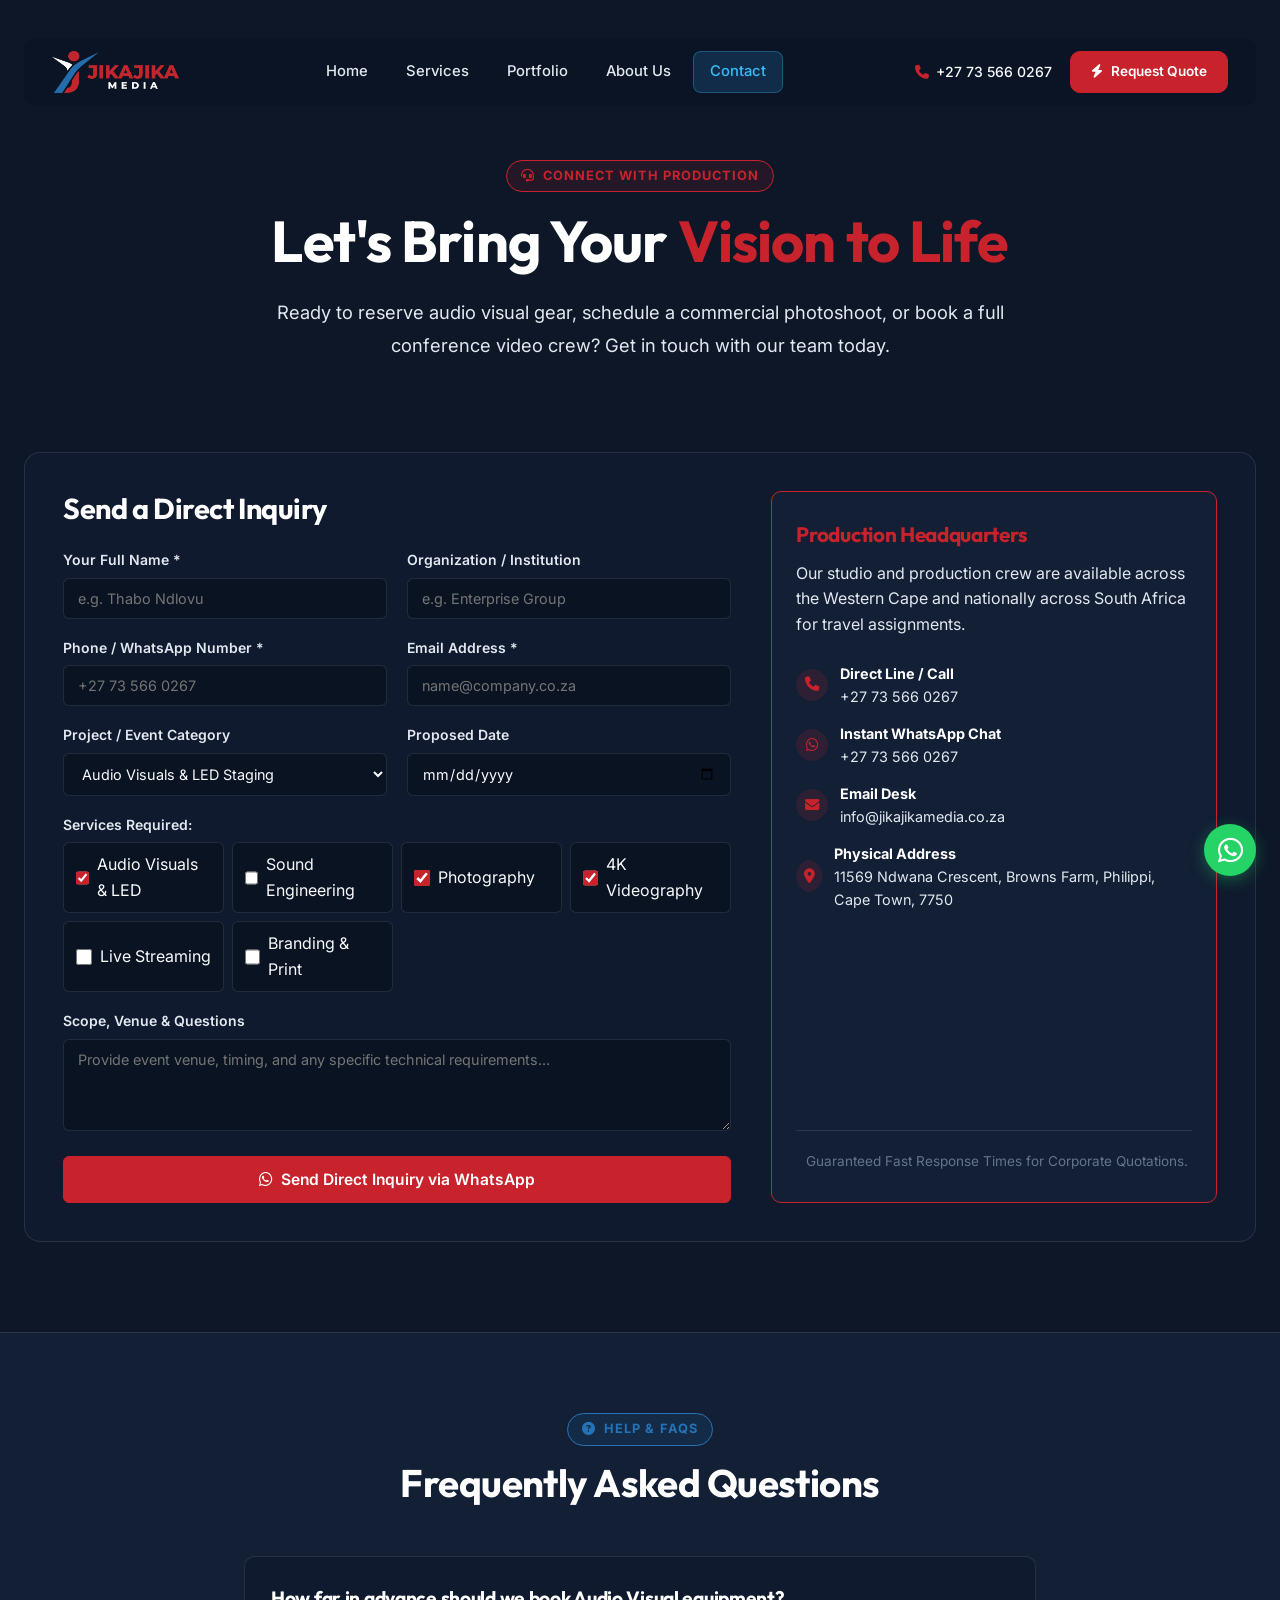
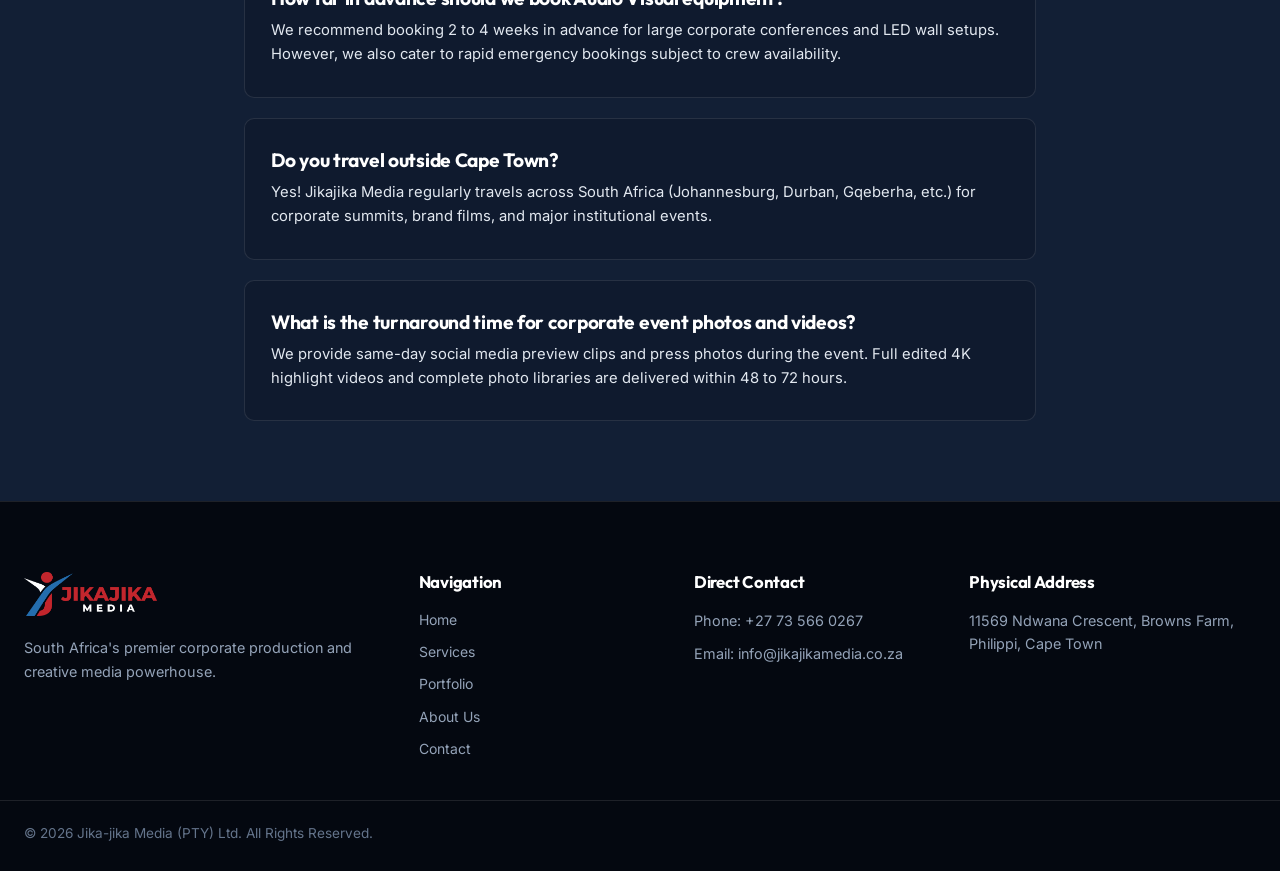
<file: contact.html>
<!DOCTYPE html>
<html lang="en">
<head>
  <meta charset="UTF-8" />
  <meta name="viewport" content="width=device-width, initial-scale=1.0" />
  <title>Contact Us | Request Quote & Production Booking | Jikajika Media</title>
  <meta name="description" content="Get in touch with Jikajika Media (Pty) Ltd for audio visual rental, corporate event photography, videography, and signage in Cape Town. Call +27 73 566 0267." />
  
  <link rel="icon" type="image/jpeg" href="assets/images/logos/Favicon.jpg" />
  <link rel="stylesheet" href="https://cdnjs.cloudflare.com/ajax/libs/font-awesome/6.5.1/css/all.min.css" />
  <link rel="stylesheet" href="css/style.css?v=2.8.0" />
  <link rel="stylesheet" href="css/animations.css?v=2.8.0" />
</head>
<body>

  <!-- Floating Nav Frame Header -->
  <header class="site-header">
    <div class="floating-nav-frame">
      <a href="index.html" class="brand-logo" title="Jikajika Media Home">
        <img src="assets/images/logos/Logo 2.png" alt="Jikajika Media Logo" />
      </a>

      <nav class="nav-links">
        <div class="nav-item"><a href="index.html" class="nav-link">Home</a></div>
        <div class="nav-item"><a href="services.html" class="nav-link">Services</a></div>
        <div class="nav-item"><a href="portfolio.html" class="nav-link">Portfolio</a></div>
        <div class="nav-item"><a href="about.html" class="nav-link">About Us</a></div>
        <div class="nav-item"><a href="contact.html" class="nav-link active">Contact</a></div>
      </nav>

      <div class="header-cta">
        <a href="tel:+27735660267" class="header-contact-link">
          <i class="fa-solid fa-phone" style="color: var(--primary-red);"></i>
          <span>+27 73 566 0267</span>
        </a>
        <a href="#quoteForm" class="btn btn-primary btn-sm">
          <i class="fa-solid fa-bolt"></i> Request Quote
        </a>
        <button class="mobile-toggle" aria-label="Toggle Menu">
          <i class="fa-solid fa-bars"></i>
        </button>
      </div>
    </div>
  </header>

  <!-- Page Banner -->
  <section style="padding: 160px 0 50px; background-color: var(--bg-secondary); text-align: center;">
    <div class="container" style="max-width: 860px;">
      <span class="section-tag"><i class="fa-solid fa-headset"></i> Connect With Production</span>
      <h1 style="font-size: clamp(2.5rem, 4.5vw, 3.8rem); margin-bottom: 20px;">
        Let's Bring Your <span class="text-red">Vision to Life</span>
      </h1>
      <p style="color: var(--text-secondary); font-size: 1.15rem; line-height: 1.8;">
        Ready to reserve audio visual gear, schedule a commercial photoshoot, or book a full conference video crew? Get in touch with our team today.
      </p>
    </div>
  </section>

  <!-- Interactive Contact & Quote Section -->
  <section class="quote-section" style="padding-top: 40px;">
    <div class="container">
      <div class="quote-wrapper">
        <div class="quote-grid">
          <!-- Form -->
          <form id="quoteForm">
            <h3 style="font-size: 1.8rem; margin-bottom: 24px;">Send a Direct Inquiry</h3>

            <div style="display: grid; grid-template-columns: 1fr 1fr; gap: 20px;">
              <div class="form-group">
                <label class="form-label" for="quoteName">Your Full Name *</label>
                <input type="text" id="quoteName" class="form-control" placeholder="e.g. Thabo Ndlovu" required />
              </div>
              <div class="form-group">
                <label class="form-label" for="quoteCompany">Organization / Institution</label>
                <input type="text" id="quoteCompany" class="form-control" placeholder="e.g. Enterprise Group" />
              </div>
            </div>

            <div style="display: grid; grid-template-columns: 1fr 1fr; gap: 20px;">
              <div class="form-group">
                <label class="form-label" for="quotePhone">Phone / WhatsApp Number *</label>
                <input type="tel" id="quotePhone" class="form-control" placeholder="+27 73 566 0267" required />
              </div>
              <div class="form-group">
                <label class="form-label" for="quoteEmail">Email Address *</label>
                <input type="email" id="quoteEmail" class="form-control" placeholder="name@company.co.za" required />
              </div>
            </div>

            <div style="display: grid; grid-template-columns: 1fr 1fr; gap: 20px;">
              <div class="form-group">
                <label class="form-label" for="quoteEventType">Project / Event Category</label>
                <select id="quoteEventType" class="form-control">
                  <option value="Audio Visuals & LED Staging">Audio Visuals & LED Staging</option>
                  <option value="Corporate Event Photography">Corporate Event Photography</option>
                  <option value="Videography & 4K Drone">Videography & 4K Drone</option>
                  <option value="Graduation Ceremonial Session">Graduation Ceremonial Session</option>
                  <option value="Branding & Print Signage">Branding & Print Signage</option>
                  <option value="Full Turnkey Event Production">Full Turnkey Event Production</option>
                </select>
              </div>
              <div class="form-group">
                <label class="form-label" for="quoteDate">Proposed Date</label>
                <input type="date" id="quoteDate" class="form-control" />
              </div>
            </div>

            <div class="form-group">
              <label class="form-label">Services Required:</label>
              <div class="services-checkbox-grid">
                <label class="service-checkbox-card">
                  <input type="checkbox" value="Audio Visuals & LED" checked />
                  <span>Audio Visuals & LED</span>
                </label>
                <label class="service-checkbox-card">
                  <input type="checkbox" value="Sound Engineering" />
                  <span>Sound Engineering</span>
                </label>
                <label class="service-checkbox-card">
                  <input type="checkbox" value="Photography" checked />
                  <span>Photography</span>
                </label>
                <label class="service-checkbox-card">
                  <input type="checkbox" value="4K Videography" checked />
                  <span>4K Videography</span>
                </label>
                <label class="service-checkbox-card">
                  <input type="checkbox" value="Live Streaming" />
                  <span>Live Streaming</span>
                </label>
                <label class="service-checkbox-card">
                  <input type="checkbox" value="Branding & Print" />
                  <span>Branding & Print</span>
                </label>
              </div>
            </div>

            <div class="form-group">
              <label class="form-label" for="quoteNotes">Scope, Venue & Questions</label>
              <textarea id="quoteNotes" rows="4" class="form-control" placeholder="Provide event venue, timing, and any specific technical requirements..."></textarea>
            </div>

            <button type="submit" class="btn btn-primary btn-lg" style="width: 100%;">
              <i class="fa-brands fa-whatsapp"></i> Send Direct Inquiry via WhatsApp
            </button>
          </form>

          <!-- Contact Summary -->
          <div class="quote-summary-card">
            <div>
              <h3 class="text-red">Production Headquarters</h3>
              <p style="color: var(--text-secondary); margin-bottom: 24px;">
                Our studio and production crew are available across the Western Cape and nationally across South Africa for travel assignments.
              </p>

              <div class="contact-quick-list">
                <a href="tel:+27735660267" class="contact-quick-item">
                  <i class="fa-solid fa-phone"></i>
                  <div>
                    <strong style="color: #FFF;">Direct Line / Call</strong><br />
                    <span>+27 73 566 0267</span>
                  </div>
                </a>

                <a href="https://wa.me/27735660267" target="_blank" rel="noopener" class="contact-quick-item">
                  <i class="fa-brands fa-whatsapp"></i>
                  <div>
                    <strong style="color: #FFF;">Instant WhatsApp Chat</strong><br />
                    <span>+27 73 566 0267</span>
                  </div>
                </a>

                <a href="mailto:info@jikajikamedia.co.za" class="contact-quick-item">
                  <i class="fa-solid fa-envelope"></i>
                  <div>
                    <strong style="color: #FFF;">Email Desk</strong><br />
                    <span>info@jikajikamedia.co.za</span>
                  </div>
                </a>

                <div class="contact-quick-item">
                  <i class="fa-solid fa-location-dot"></i>
                  <div>
                    <strong style="color: #FFF;">Physical Address</strong><br />
                    <span>11569 Ndwana Crescent, Browns Farm, Philippi, Cape Town, 7750</span>
                  </div>
                </div>
              </div>
            </div>

            <div style="padding-top: 20px; border-top: 1px solid var(--border-subtle);">
              <p style="font-size: 0.85rem; color: var(--text-dim);">
                <i class="fa-solid fa-shield-check" style="color: #22C55E; margin-right: 6px;"></i> Guaranteed Fast Response Times for Corporate Quotations.
              </p>
            </div>
          </div>
        </div>
      </div>
    </div>
  </section>

  <!-- FAQ Section -->
  <section id="faqs" style="padding: 80px 0; background-color: var(--bg-surface); border-top: 1px solid var(--border-subtle);">
    <div class="container" style="max-width: 840px;">
      <div class="section-header">
        <span class="section-tag blue-tag"><i class="fa-solid fa-circle-question"></i> Help & FAQs</span>
        <h2 class="section-title">Frequently Asked Questions</h2>
      </div>

      <div style="display: flex; flex-direction: column; gap: 20px;">
        <div class="service-card">
          <h3 style="font-size: 1.2rem; color: #FFF; margin-bottom: 8px;">How far in advance should we book Audio Visual equipment?</h3>
          <p style="color: var(--text-secondary); margin: 0;">We recommend booking 2 to 4 weeks in advance for large corporate conferences and LED wall setups. However, we also cater to rapid emergency bookings subject to crew availability.</p>
        </div>

        <div class="service-card">
          <h3 style="font-size: 1.2rem; color: #FFF; margin-bottom: 8px;">Do you travel outside Cape Town?</h3>
          <p style="color: var(--text-secondary); margin: 0;">Yes! Jikajika Media regularly travels across South Africa (Johannesburg, Durban, Gqeberha, etc.) for corporate summits, brand films, and major institutional events.</p>
        </div>

        <div class="service-card">
          <h3 style="font-size: 1.2rem; color: #FFF; margin-bottom: 8px;">What is the turnaround time for corporate event photos and videos?</h3>
          <p style="color: var(--text-secondary); margin: 0;">We provide same-day social media preview clips and press photos during the event. Full edited 4K highlight videos and complete photo libraries are delivered within 48 to 72 hours.</p>
        </div>
      </div>
    </div>
  </section>

  <!-- Footer -->
  <footer class="site-footer">
    <div class="container footer-grid">
      <div class="footer-brand">
        <a href="index.html" class="brand-logo" style="margin-bottom: 20px;">
          <img src="assets/images/logos/Logo 2.png" alt="Jikajika Media Logo" style="height: 44px;" />
        </a>
        <p>South Africa's premier corporate production and creative media powerhouse.</p>
      </div>
      <div class="footer-column">
        <h4>Navigation</h4>
        <div class="footer-links">
          <a href="index.html" class="footer-link">Home</a>
          <a href="services.html" class="footer-link">Services</a>
          <a href="portfolio.html" class="footer-link">Portfolio</a>
          <a href="about.html" class="footer-link">About Us</a>
          <a href="contact.html" class="footer-link">Contact</a>
        </div>
      </div>
      <div class="footer-column">
        <h4>Direct Contact</h4>
        <p style="color: var(--text-muted); font-size: 0.9rem; margin-bottom: 10px;">Phone: +27 73 566 0267</p>
        <p style="color: var(--text-muted); font-size: 0.9rem;">Email: info@jikajikamedia.co.za</p>
      </div>
      <div class="footer-column">
        <h4>Physical Address</h4>
        <p style="color: var(--text-muted); font-size: 0.9rem;">11569 Ndwana Crescent, Browns Farm, Philippi, Cape Town</p>
      </div>
    </div>
    <div class="container footer-bottom">
      <div>&copy; 2026 Jika-jika Media (PTY) Ltd. All Rights Reserved.</div>
    </div>
  </footer>

  <a href="https://wa.me/27735660267" class="whatsapp-float" title="Chat on WhatsApp">
    <i class="fa-brands fa-whatsapp"></i>
  </a>

  <script src="js/main.js?v=2.8.0"></script>
</body>
</html>
</file>
<file: css/style.css>
/* ==========================================================================
   JIKAJIKA MEDIA (PTY) LTD - CORPORATE CLEAN DESIGN SYSTEM
   Solid Colors: Brand Red (#C8232C) | Navy Blue (#163A63) | Sky Blue (#2573B7)
   FULL LIGHT & DARK THEME SUPPORT - Center-Aligned - Pure White Hero Text
   ========================================================================== */

@import url('https://fonts.googleapis.com/css2?family=Inter:wght@300;400;500;600;700&family=Outfit:wght@400;500;600;700&display=swap');

/* ==========================================================================
   Dark Theme (Default) & Light Theme Variables
   ========================================================================== */
:root {
  /* Brand Core Colors (Consistent across themes) */
  --primary-red: #C8232C;
  --primary-red-hover: #D92B34;
  --primary-red-dark: #A51820;
  
  --brand-navy: #163A63;
  --brand-navy-dark: #0A192F;
  --brand-navy-deep: #060E1A;
  --brand-navy-light: #1E4E85;
  
  --accent-blue: #2573B7;
  --accent-blue-hover: #2D84D2;
  --accent-cyan: #38BDF8;

  /* Dark Theme Surfaces */
  --bg-main: #070D18;
  --bg-secondary: #0D1728;
  --bg-surface: #121F35;
  --bg-card: #0F1A2E;
  --bg-card-hover: #16243D;
  --bg-floating-nav: rgba(11, 20, 36, 0.30);
  --border-subtle: rgba(255, 255, 255, 0.1);
  --border-glow: rgba(255, 255, 255, 0.15);

  --text-pure-white: #FFFFFF;
  --text-primary: #F8FAFC;
  --text-secondary: #E2E8F0;
  --text-muted: #94A3B8;
  --text-dim: #64748B;

  --input-bg: #091322;
  --shadow-nav: 0 4px 12px rgba(0, 0, 0, 0.12);

  /* Radii */
  --radius-sm: 6px;
  --radius-md: 10px;
  --radius-lg: 16px;
  --radius-xl: 20px;
  --radius-full: 9999px;

  --transition-fast: 0.2s ease;
  --transition-normal: 0.3s ease;
}

/* Light Theme Variables */
[data-theme="light"] {
  --bg-main: #F8FAFC;
  --bg-secondary: #EEF2F6;
  --bg-surface: #E2E8F0;
  --bg-card: #FFFFFF;
  --bg-card-hover: #F1F5F9;
  --bg-floating-nav: rgba(255, 255, 255, 0.30);
  --border-subtle: rgba(0, 0, 0, 0.1);
  --border-glow: rgba(0, 0, 0, 0.12);

  --text-pure-white: #0F172A;
  --text-primary: #0F172A;
  --text-secondary: #334155;
  --text-muted: #64748B;
  --text-dim: #94A3B8;

  --input-bg: #F1F5F9;
  --shadow-nav: 0 4px 14px rgba(0, 0, 0, 0.08);
}

/* ==========================================================================
   CSS Reset & Global Settings
   ========================================================================== */
*, *::before, *::after {
  box-sizing: border-box;
  margin: 0;
  padding: 0;
}

html {
  scroll-behavior: smooth;
  font-size: 16px;
  background-color: var(--bg-main);
  color: var(--text-primary);
  font-family: 'Inter', -apple-system, BlinkMacSystemFont, sans-serif;
  -webkit-font-smoothing: antialiased;
  -moz-osx-font-smoothing: grayscale;
  overflow-x: hidden;
  transition: background-color var(--transition-normal), color var(--transition-normal);
}

body {
  min-height: 100vh;
  line-height: 1.6;
  background-color: var(--bg-main);
  color: var(--text-primary);
  overflow-x: hidden;
  position: relative;
  transition: background-color var(--transition-normal), color var(--transition-normal);
}

a {
  color: inherit;
  text-decoration: none;
  transition: var(--transition-fast);
}

img {
  max-width: 100%;
  height: auto;
  display: block;
}

ul, ol {
  list-style: none;
}

button, input, select, textarea {
  font-family: inherit;
  font-size: inherit;
  color: inherit;
  border: none;
  outline: none;
  background: none;
}

.container {
  width: 100%;
  max-width: 1320px;
  margin: 0 auto;
  padding: 0 24px;
}

.container-wide {
  width: 100%;
  max-width: 1480px;
  margin: 0 auto;
  padding: 0 24px;
}

/* ==========================================================================
   Typography Utilities
   ========================================================================== */
h1, h2, h3, h4, h5, h6 {
  font-family: 'Outfit', -apple-system, BlinkMacSystemFont, sans-serif;
  font-weight: 700;
  line-height: 1.2;
  color: var(--text-pure-white);
  letter-spacing: -0.015em;
}

.text-red {
  color: var(--primary-red) !important;
}

.text-blue {
  color: var(--accent-blue) !important;
}

.text-white {
  color: #FFFFFF !important;
}

.section-header {
  text-align: center;
  max-width: 740px;
  margin: 0 auto 50px;
}

.section-tag {
  display: inline-flex;
  align-items: center;
  gap: 8px;
  padding: 5px 14px;
  background: rgba(200, 35, 44, 0.12);
  border: 1px solid var(--primary-red);
  border-radius: var(--radius-full);
  color: var(--primary-red);
  font-size: 0.8rem;
  font-weight: 700;
  text-transform: uppercase;
  letter-spacing: 0.08em;
  margin-bottom: 14px;
}

.section-tag.blue-tag {
  background: rgba(37, 115, 183, 0.15);
  border-color: var(--accent-blue);
  color: var(--accent-blue);
}

.section-title {
  font-size: clamp(1.8rem, 3vw, 2.6rem);
  margin-bottom: 14px;
  color: var(--text-pure-white);
}

.section-subtitle {
  font-size: 1rem;
  color: var(--text-secondary);
  line-height: 1.65;
}

/* ==========================================================================
   Buttons
   ========================================================================== */
.btn {
  display: inline-flex;
  align-items: center;
  justify-content: center;
  gap: 8px;
  padding: 12px 26px;
  border-radius: var(--radius-sm);
  font-weight: 600;
  font-size: 0.925rem;
  cursor: pointer;
  transition: all var(--transition-fast);
  position: relative;
  text-align: center;
  white-space: nowrap;
}

.btn-primary {
  background-color: var(--primary-red);
  color: #FFFFFF;
  border: 1px solid var(--primary-red);
}

.btn-primary:hover {
  background-color: var(--primary-red-hover);
  border-color: var(--primary-red-hover);
  transform: translateY(-1px);
}

.btn-secondary {
  background-color: var(--brand-navy);
  color: #FFFFFF;
  border: 1px solid var(--accent-blue);
}

.btn-secondary:hover {
  background-color: var(--accent-blue);
  border-color: var(--accent-blue);
  transform: translateY(-1px);
}

.btn-outline {
  background: rgba(15, 26, 46, 0.7);
  color: var(--text-pure-white);
  border: 1px solid var(--border-glow);
}

[data-theme="light"] .btn-outline {
  background: rgba(255, 255, 255, 0.8);
  color: var(--text-primary);
  border: 1px solid rgba(0, 0, 0, 0.15);
}

.btn-outline:hover {
  background: rgba(255, 255, 255, 0.15);
  border-color: var(--text-pure-white);
}

.btn-sm {
  padding: 9px 20px;
  font-size: 0.85rem;
  border-radius: 10px; /* 10PX CURVED CORNERS */
}

.btn-lg {
  padding: 13px 30px;
  font-size: 0.975rem;
  border-radius: var(--radius-sm);
}

/* ==========================================================================
   POINT 1: MOVED DOWN & INCREASED SIZE FLOATING NAVBAR
   ========================================================================== */
.site-header {
  position: fixed;
  top: 38px; /* MOVED DOWN FURTHER */
  left: 0;
  right: 0;
  z-index: 1000;
  display: flex;
  justify-content: center;
  padding: 0 24px;
  pointer-events: none;
}

.floating-nav-frame {
  width: 100%;
  max-width: 1360px;
  background-color: #0B1424; /* 0% TRANSPARENCY - FULLY SOLID BACKGROUND */
  backdrop-filter: none;
  -webkit-backdrop-filter: none;
  border: none;
  border-radius: 10px;
  box-shadow: none; /* NO OUTER SHADOW */
  padding: 13px 28px;
  display: flex;
  align-items: center;
  justify-content: space-between;
  gap: 18px;
  pointer-events: auto;
  transition: all var(--transition-normal);
}

[data-theme="light"] .floating-nav-frame {
  background-color: #FFFFFF; /* SOLID WHITE */
  backdrop-filter: none;
  border: none;
  box-shadow: none;
}

.brand-logo {
  display: flex;
  align-items: center;
  gap: 10px;
  z-index: 1010;
}

.brand-logo img {
  height: 42px;
  width: auto;
  object-fit: contain;
}

.nav-links {
  display: flex;
  align-items: center;
  gap: 6px;
}

.nav-item {
  position: relative;
}

.nav-link {
  display: inline-flex;
  align-items: center;
  gap: 5px;
  padding: 8px 16px;
  font-size: 0.925rem;
  font-weight: 500;
  color: var(--text-secondary);
  border-radius: 8px; /* CLEAN SUBTLE CORNERS */
  transition: var(--transition-fast);
}

.nav-link:hover {
  color: #38BDF8;
  background: rgba(37, 115, 183, 0.12);
}

[data-theme="light"] .nav-link:hover {
  background: rgba(37, 115, 183, 0.1);
  color: #0284C7;
}

.nav-link.active {
  background: rgba(37, 115, 183, 0.25) !important;
  color: #38BDF8 !important;
  border: 1px solid rgba(56, 189, 248, 0.3);
}

[data-theme="light"] .nav-link.active {
  background: rgba(37, 115, 183, 0.15) !important;
  color: #0284C7 !important;
  border: 1px solid rgba(2, 132, 199, 0.3);
}

/* Dropdown Menu */
.dropdown-wrapper {
  position: relative;
}

.dropdown-menu {
  position: absolute;
  top: calc(100% + 12px);
  left: 0;
  min-width: 260px;
  padding: 10px;
  background: var(--bg-card);
  border: 1px solid var(--border-subtle);
  border-radius: var(--radius-md);
  box-shadow: var(--shadow-nav);
  opacity: 0;
  visibility: hidden;
  transform: translateY(8px);
  transition: all var(--transition-normal);
  z-index: 1020;
}

.dropdown-wrapper:hover .dropdown-menu {
  opacity: 1;
  visibility: visible;
  transform: translateY(0);
}

.dropdown-item {
  display: flex;
  align-items: center;
  gap: 10px;
  padding: 9px 12px;
  border-radius: var(--radius-sm);
  color: var(--text-secondary);
  font-size: 0.875rem;
  transition: var(--transition-fast);
}

.dropdown-item:hover {
  background: rgba(37, 115, 183, 0.18);
  color: #38BDF8;
}

.dropdown-item i {
  color: #38BDF8;
  font-size: 1rem;
}

.header-cta {
  display: flex;
  align-items: center;
  gap: 18px;
}

.header-contact-link {
  display: flex;
  align-items: center;
  gap: 7px;
  font-size: 0.875rem;
  font-weight: 500;
  color: var(--text-primary);
}

.header-contact-link:hover {
  color: var(--accent-blue);
}

.mobile-toggle {
  display: none;
  background: none;
  border: none;
  color: var(--text-pure-white);
  font-size: 1.4rem;
  cursor: pointer;
  z-index: 1010;
}

/* ==========================================================================
   HERO SECTION - 100% PURE WHITE TEXT - VISIBLE UPDATED PHOTOS
   ========================================================================== */
.hero-slider-section {
  position: relative;
  min-height: 94vh;
  display: flex;
  align-items: center;
  justify-content: center;
  overflow: hidden;
  padding: 150px 0 80px;
}

.hero-slider-container {
  position: absolute;
  inset: 0;
  z-index: 1;
}

.hero-slide {
  position: absolute;
  inset: 0;
  opacity: 0;
  visibility: hidden;
  transition: opacity 1s ease, transform 1s ease;
  transform: scale(1.03);
}

.hero-slide.active {
  opacity: 1;
  visibility: visible;
  transform: scale(1);
}

.hero-slide-bg {
  position: absolute;
  inset: 0;
  background-size: cover;
  background-position: center;
  background-repeat: no-repeat;
  filter: brightness(0.85) contrast(1.05); /* CLEAR & BRIGHT */
  transform: scale(1);
  transition: transform 7s ease;
}

.hero-slide.active .hero-slide-bg {
  transform: scale(1.05);
}

/* One Uniform Flat Overlay Transparency (No Radial Vignette / No Faded Shadow) */
.hero-overlay {
  position: absolute;
  inset: 0;
  background-color: rgba(0, 0, 0, 0.45); /* Uniform single transparency */
  z-index: 2;
}

/* CENTERED HERO CONTENT WITH 100% PURE WHITE TEXT */
.hero-content {
  position: relative;
  z-index: 10;
  max-width: 780px;
  margin: 0 auto;
  text-align: center;
  display: flex;
  flex-direction: column;
  align-items: center;
}

.hero-badge {
  display: inline-flex;
  align-items: center;
  gap: 8px;
  padding: 6px 16px;
  background: rgba(11, 20, 36, 0.88);
  border: 1px solid rgba(255, 255, 255, 0.25);
  border-radius: var(--radius-full);
  color: #FFFFFF !important; /* PURE WHITE */
  font-size: 0.825rem;
  font-weight: 600;
  margin-bottom: 18px;
}

.hero-badge-dot {
  width: 7px;
  height: 7px;
  border-radius: 50%;
  background: #FFFFFF;
  animation: pulseDot 2s infinite;
}

/* PURE WHITE HERO TITLE - NO OTHER COLORS */
.hero-title {
  font-size: clamp(1.85rem, 3.2vw, 2.75rem);
  font-weight: 700;
  line-height: 1.2;
  margin-bottom: 16px;
  letter-spacing: -0.015em;
  color: #FFFFFF !important; /* 100% PURE WHITE */
  text-shadow: 0 2px 10px rgba(0, 0, 0, 0.8);
}

.hero-title span {
  color: #FFFFFF !important; /* NO OTHER COLORS IN HERO TITLE */
}

/* PURE WHITE HERO DESCRIPTION */
.hero-description {
  font-size: clamp(0.95rem, 1.1vw, 1.05rem);
  color: #FFFFFF !important; /* 100% PURE WHITE */
  line-height: 1.65;
  margin: 0 auto 28px auto;
  max-width: 640px;
  text-shadow: 0 2px 8px rgba(0, 0, 0, 0.8);
  opacity: 0.95;
}

.hero-actions {
  display: flex;
  align-items: center;
  justify-content: center;
  flex-wrap: wrap;
  gap: 14px;
  margin-bottom: 32px;
}

/* PURE WHITE STATS ROW */
.hero-stats-row {
  display: flex;
  align-items: center;
  justify-content: center;
  flex-wrap: wrap;
  gap: 28px;
  padding-top: 22px;
  border-top: 1px solid rgba(255, 255, 255, 0.2);
  width: 100%;
  max-width: 640px;
}

.hero-stat-item {
  text-align: center;
}

.hero-stat-item h3 {
  font-size: 1.5rem;
  font-weight: 700;
  color: #FFFFFF !important; /* PURE WHITE */
  margin-bottom: 0px;
}

.hero-stat-item p {
  font-size: 0.75rem;
  color: #FFFFFF !important; /* PURE WHITE */
  opacity: 0.85;
  text-transform: uppercase;
  letter-spacing: 0.05em;
  font-weight: 600;
}

/* ==========================================================================
   POINT 3: LIGHT / DARK THEME SWITCH ON RIGHT SIDE OF HERO
   ========================================================================== */
.hero-theme-switch-wrapper {
  position: absolute;
  top: 50%;
  right: 32px;
  transform: translateY(-50%);
  z-index: 30;
  display: flex;
  flex-direction: column;
  align-items: center;
  gap: 8px;
}

.theme-toggle-btn {
  display: flex;
  flex-direction: column;
  align-items: center;
  justify-content: space-between;
  padding: 6px;
  width: 44px;
  height: 84px;
  background: rgba(11, 20, 36, 0.88);
  border: 1px solid rgba(255, 255, 255, 0.2);
  border-radius: var(--radius-full);
  cursor: pointer;
  transition: all var(--transition-normal);
  backdrop-filter: blur(12px);
}

[data-theme="light"] .theme-toggle-btn {
  background: rgba(255, 255, 255, 0.9);
  border-color: rgba(0, 0, 0, 0.15);
  box-shadow: 0 4px 12px rgba(0, 0, 0, 0.1);
}

.theme-icon-slot {
  width: 32px;
  height: 32px;
  border-radius: 50%;
  display: flex;
  align-items: center;
  justify-content: center;
  font-size: 0.85rem;
  transition: all var(--transition-fast);
  color: var(--text-dim);
}

.theme-icon-slot.active {
  background-color: var(--primary-red);
  color: #FFFFFF;
  box-shadow: 0 2px 8px rgba(200, 35, 44, 0.5);
}

.theme-switch-label {
  font-size: 0.65rem;
  font-weight: 700;
  text-transform: uppercase;
  letter-spacing: 0.08em;
  color: #FFFFFF;
  text-shadow: 0 1px 4px rgba(0, 0, 0, 0.7);
  writing-mode: vertical-rl;
  transform: rotate(180deg);
  opacity: 0.9;
}

/* Slider Controls */
.slider-controls {
  position: absolute;
  bottom: 30px;
  right: 36px;
  z-index: 20;
  display: flex;
  align-items: center;
  gap: 10px;
}

.slider-btn {
  width: 42px;
  height: 42px;
  border-radius: 50%;
  background: rgba(11, 20, 36, 0.85);
  border: 1px solid var(--border-glow);
  color: #FFFFFF;
  display: flex;
  align-items: center;
  justify-content: center;
  cursor: pointer;
  transition: var(--transition-fast);
}

.slider-btn:hover {
  background: var(--primary-red);
  border-color: var(--primary-red);
}

.slider-indicators {
  position: absolute;
  bottom: 36px;
  left: 50%;
  transform: translateX(-50%);
  z-index: 20;
  display: flex;
  gap: 8px;
}

.slider-indicator {
  width: 32px;
  height: 3px;
  background: rgba(255, 255, 255, 0.35);
  border-radius: 2px;
  cursor: pointer;
  transition: var(--transition-fast);
}

.slider-indicator.active {
  background: var(--primary-red);
  width: 48px;
}

/* ==========================================================================
   Client Marquee
   ========================================================================== */
.clients-marquee-section {
  padding: 28px 0;
  background-color: var(--bg-secondary);
  border-top: 1px solid var(--border-subtle);
  border-bottom: 1px solid var(--border-subtle);
  overflow: hidden;
  position: relative;
}

.marquee-header {
  text-align: center;
  margin-bottom: 14px;
}

.marquee-header p {
  font-size: 0.8rem;
  text-transform: uppercase;
  letter-spacing: 0.1em;
  color: var(--text-dim);
  font-weight: 700;
}

.marquee-track {
  display: flex;
  width: max-content;
  animation: marqueeScroll 35s linear infinite;
  gap: 30px;
}

.marquee-track:hover {
  animation-play-state: paused;
}

.client-badge {
  display: flex;
  align-items: center;
  gap: 10px;
  padding: 8px 18px;
  background-color: var(--bg-card);
  border: 1px solid var(--border-subtle);
  border-radius: var(--radius-full);
  color: var(--text-secondary);
  font-weight: 600;
  font-size: 0.9rem;
  white-space: nowrap;
}

.client-badge i {
  color: var(--primary-red);
}

/* ==========================================================================
   Services Section
   ========================================================================== */
.services-section {
  padding: 90px 0;
  position: relative;
}

.services-grid {
  display: grid;
  grid-template-columns: repeat(auto-fit, minmax(320px, 1fr));
  gap: 24px;
}

.service-card {
  background-color: var(--bg-card);
  border: 1px solid var(--border-subtle);
  border-radius: var(--radius-md);
  padding: 30px 26px;
  position: relative;
  transition: all var(--transition-normal);
  display: flex;
  flex-direction: column;
}

.service-card:hover {
  transform: translateY(-4px);
  border-color: var(--primary-red);
  background-color: var(--bg-card-hover);
}

.service-icon-box {
  width: 52px;
  height: 52px;
  border-radius: var(--radius-sm);
  background: rgba(200, 35, 44, 0.12);
  border: 1px solid var(--primary-red);
  display: flex;
  align-items: center;
  justify-content: center;
  color: var(--primary-red);
  font-size: 1.5rem;
  margin-bottom: 20px;
  transition: var(--transition-fast);
}

.service-card:hover .service-icon-box {
  background: var(--primary-red);
  color: #FFFFFF;
}

.service-icon-box.blue {
  background: rgba(37, 115, 183, 0.12);
  border-color: var(--accent-blue);
  color: var(--accent-blue);
}

.service-card:hover .service-icon-box.blue {
  background: var(--accent-blue);
  color: #FFFFFF;
}

.service-card h3 {
  font-size: 1.35rem;
  margin-bottom: 10px;
  font-weight: 700;
  color: var(--text-pure-white);
}

.service-card p {
  color: var(--text-secondary);
  font-size: 0.925rem;
  line-height: 1.65;
  margin-bottom: 20px;
  flex-grow: 1;
}

.service-features-list {
  margin-bottom: 22px;
  display: flex;
  flex-direction: column;
  gap: 8px;
}

.service-features-list li {
  display: flex;
  align-items: center;
  gap: 8px;
  font-size: 0.85rem;
  color: var(--text-muted);
}

.service-features-list li i {
  color: var(--primary-red);
  font-size: 0.9rem;
}

.service-card-footer {
  margin-top: auto;
  border-top: 1px solid var(--border-subtle);
  padding-top: 16px;
}

.service-link {
  display: inline-flex;
  align-items: center;
  gap: 6px;
  font-weight: 600;
  font-size: 0.875rem;
  color: var(--primary-red);
}

.service-card:hover .service-link {
  color: var(--primary-red-hover);
}

/* ==========================================================================
   Portfolio Section
   ========================================================================== */
.portfolio-section {
  padding: 90px 0;
  background-color: var(--bg-secondary);
  position: relative;
}

.portfolio-filter-nav {
  display: flex;
  align-items: center;
  justify-content: center;
  flex-wrap: wrap;
  gap: 8px;
  margin-bottom: 38px;
}

.filter-btn {
  padding: 7px 18px;
  border-radius: var(--radius-full);
  background-color: var(--bg-card);
  border: 1px solid var(--border-subtle);
  color: var(--text-secondary);
  font-size: 0.875rem;
  font-weight: 600;
  cursor: pointer;
  transition: all var(--transition-fast);
}

.filter-btn:hover,
.filter-btn.active {
  background-color: var(--primary-red);
  color: #FFFFFF;
  border-color: var(--primary-red);
}

.portfolio-grid {
  display: grid;
  grid-template-columns: repeat(auto-fill, minmax(340px, 1fr));
  gap: 24px;
}

.portfolio-item {
  position: relative;
  border-radius: var(--radius-md);
  overflow: hidden;
  background-color: var(--bg-card);
  border: 1px solid var(--border-subtle);
  aspect-ratio: 4 / 3;
  cursor: pointer;
  transition: transform 0.3s ease;
}

.portfolio-item img {
  width: 100%;
  height: 100%;
  object-fit: cover;
  transition: transform 0.5s ease;
}

.portfolio-item:hover {
  transform: translateY(-4px);
}

.portfolio-item:hover img {
  transform: scale(1.05);
}

.portfolio-overlay {
  position: absolute;
  inset: 0;
  background: linear-gradient(0deg, rgba(6, 11, 20, 0.9) 0%, rgba(6, 11, 20, 0.3) 60%, transparent 100%);
  display: flex;
  flex-direction: column;
  justify-content: flex-end;
  padding: 20px;
  opacity: 0;
  transition: all var(--transition-normal);
}

.portfolio-item:hover .portfolio-overlay {
  opacity: 1;
}

.portfolio-category-badge {
  display: inline-block;
  padding: 3px 10px;
  background-color: var(--primary-red);
  color: #FFFFFF;
  font-size: 0.7rem;
  font-weight: 700;
  text-transform: uppercase;
  border-radius: var(--radius-full);
  margin-bottom: 6px;
  width: fit-content;
}

.portfolio-title {
  font-size: 1.15rem;
  color: #FFFFFF;
  margin-bottom: 3px;
}

.portfolio-desc {
  font-size: 0.8rem;
  color: #CBD5E1;
}

/* Lightbox Modal */
.lightbox-modal {
  position: fixed;
  inset: 0;
  background: rgba(0, 0, 0, 0.94);
  backdrop-filter: blur(16px);
  z-index: 2000;
  display: flex;
  align-items: center;
  justify-content: center;
  padding: 40px 20px;
  opacity: 0;
  visibility: hidden;
  transition: all var(--transition-normal);
}

.lightbox-modal.active {
  opacity: 1;
  visibility: visible;
}

.lightbox-content {
  position: relative;
  max-width: 1050px;
  max-height: 85vh;
  display: flex;
  flex-direction: column;
  align-items: center;
}

.lightbox-content img {
  max-width: 100%;
  max-height: 75vh;
  object-fit: contain;
  border-radius: var(--radius-md);
}

.lightbox-caption {
  margin-top: 14px;
  color: #FFFFFF;
  text-align: center;
  font-size: 1.05rem;
  font-weight: 600;
}

.lightbox-close {
  position: absolute;
  top: -36px;
  right: 0;
  color: #FFFFFF;
  font-size: 1.8rem;
  cursor: pointer;
  transition: var(--transition-fast);
}

.lightbox-close:hover {
  color: var(--primary-red);
}

/* ==========================================================================
   About Section
   ========================================================================= */
.about-section {
  padding: 90px 0;
  position: relative;
}

.about-grid {
  display: grid;
  grid-template-columns: 1fr 1fr;
  gap: 50px;
  align-items: center;
}

.about-image-collage {
  position: relative;
}

.about-main-img {
  border-radius: var(--radius-md);
  overflow: hidden;
  border: 1px solid var(--border-subtle);
}

.about-floating-card {
  position: absolute;
  bottom: -20px;
  right: -20px;
  background-color: var(--bg-card);
  border: 1px solid var(--primary-red);
  border-radius: var(--radius-sm);
  padding: 18px;
  max-width: 230px;
  box-shadow: var(--shadow-nav);
}

.about-floating-card h4 {
  font-size: 1.9rem;
  color: var(--primary-red);
  margin-bottom: 2px;
}

.about-floating-card p {
  font-size: 0.8rem;
  color: var(--text-secondary);
  font-weight: 500;
}

.about-content h2 {
  font-size: clamp(1.8rem, 3vw, 2.5rem);
  margin-bottom: 16px;
}

.about-content p {
  color: var(--text-secondary);
  font-size: 0.975rem;
  line-height: 1.7;
  margin-bottom: 20px;
}

.about-values-grid {
  display: grid;
  grid-template-columns: 1fr 1fr;
  gap: 16px;
  margin: 26px 0;
}

.about-value-item {
  display: flex;
  align-items: flex-start;
  gap: 12px;
}

.about-value-item i {
  color: var(--primary-red);
  font-size: 1.2rem;
  margin-top: 2px;
}

.about-value-item h4 {
  font-size: 0.975rem;
  margin-bottom: 2px;
}

.about-value-item p {
  font-size: 0.8rem;
  color: var(--text-muted);
  line-height: 1.5;
  margin-bottom: 0;
}

/* ==========================================================================
   Quote Estimator & Booking
   ========================================================================= */
.quote-section {
  padding: 90px 0;
  background-color: var(--bg-secondary);
  position: relative;
}

.quote-wrapper {
  background-color: var(--bg-card);
  border: 1px solid var(--border-subtle);
  border-radius: var(--radius-lg);
  padding: 38px;
}

.quote-grid {
  display: grid;
  grid-template-columns: 1.2fr 0.8fr;
  gap: 40px;
}

.form-group {
  margin-bottom: 18px;
}

.form-label {
  display: block;
  font-size: 0.875rem;
  font-weight: 600;
  color: var(--text-secondary);
  margin-bottom: 6px;
}

.form-control {
  width: 100%;
  padding: 11px 14px;
  background-color: var(--input-bg);
  border: 1px solid var(--border-subtle);
  border-radius: var(--radius-sm);
  color: var(--text-primary);
  font-size: 0.9rem;
  transition: var(--transition-fast);
}

.form-control:focus {
  border-color: var(--primary-red);
}

.services-checkbox-grid {
  display: grid;
  grid-template-columns: repeat(auto-fit, minmax(160px, 1fr));
  gap: 8px;
  margin-top: 6px;
}

.service-checkbox-card {
  display: flex;
  align-items: center;
  gap: 8px;
  padding: 9px 12px;
  background-color: var(--input-bg);
  border: 1px solid var(--border-subtle);
  border-radius: var(--radius-sm);
  cursor: pointer;
  transition: var(--transition-fast);
}

.service-checkbox-card:hover,
.service-checkbox-card.checked {
  border-color: var(--primary-red);
  background: rgba(200, 35, 44, 0.12);
}

.service-checkbox-card input[type="checkbox"] {
  accent-color: var(--primary-red);
  width: 16px;
  height: 16px;
}

.quote-summary-card {
  background-color: var(--bg-surface);
  border: 1px solid var(--primary-red);
  border-radius: var(--radius-md);
  padding: 30px 24px;
  display: flex;
  flex-direction: column;
  justify-content: space-between;
}

.quote-summary-card h3 {
  font-size: 1.3rem;
  margin-bottom: 14px;
}

.contact-quick-list {
  display: flex;
  flex-direction: column;
  gap: 14px;
  margin-bottom: 24px;
}

.contact-quick-item {
  display: flex;
  align-items: center;
  gap: 12px;
  font-size: 0.9rem;
  color: var(--text-secondary);
}

.contact-quick-item i {
  width: 32px;
  height: 32px;
  border-radius: 50%;
  background: rgba(200, 35, 44, 0.15);
  color: var(--primary-red);
  display: flex;
  align-items: center;
  justify-content: center;
  font-size: 0.9rem;
}

/* ==========================================================================
   Footer Section
   ========================================================================== */
.site-footer {
  background-color: #040810;
  border-top: 1px solid var(--border-subtle);
  padding: 70px 0 26px;
  position: relative;
}

.footer-grid {
  display: grid;
  grid-template-columns: 1.5fr 1fr 1fr 1.2fr;
  gap: 36px;
  margin-bottom: 40px;
}

.footer-brand p {
  color: #94A3B8;
  font-size: 0.9rem;
  line-height: 1.65;
  margin: 16px 0 20px;
}

.social-links {
  display: flex;
  gap: 10px;
}

.social-link {
  width: 36px;
  height: 36px;
  border-radius: 50%;
  background: rgba(255, 255, 255, 0.08);
  border: 1px solid rgba(255, 255, 255, 0.1);
  color: #E2E8F0;
  display: flex;
  align-items: center;
  justify-content: center;
  font-size: 0.9rem;
  transition: var(--transition-fast);
}

.social-link:hover {
  background: var(--primary-red);
  color: #FFFFFF;
  border-color: var(--primary-red);
  transform: translateY(-2px);
}

.footer-column h4 {
  font-size: 1.05rem;
  margin-bottom: 16px;
  color: #FFFFFF;
}

.footer-links {
  display: flex;
  flex-direction: column;
  gap: 10px;
}

.footer-link {
  color: #94A3B8;
  font-size: 0.875rem;
  transition: var(--transition-fast);
}

.footer-link:hover {
  color: #FFFFFF;
  transform: translateX(3px);
}

.footer-bottom {
  border-top: 1px solid rgba(255, 255, 255, 0.1);
  padding-top: 22px;
  display: flex;
  align-items: center;
  justify-content: space-between;
  flex-wrap: wrap;
  gap: 16px;
  color: #64748B;
  font-size: 0.85rem;
}

/* ==========================================================================
   WhatsApp Floating Contact Button
   ========================================================================== */
.whatsapp-float {
  position: fixed;
  bottom: 24px;
  right: 24px;
  width: 52px;
  height: 52px;
  background: #25D366;
  color: #FFFFFF;
  border-radius: 50%;
  display: flex;
  align-items: center;
  justify-content: center;
  font-size: 1.8rem;
  box-shadow: 0 4px 16px rgba(37, 211, 102, 0.35);
  z-index: 999;
  transition: all var(--transition-fast);
}

.whatsapp-float:hover {
  transform: scale(1.08);
}

/* ==========================================================================
   Responsive Breakpoints
   ========================================================================== */
@media (max-width: 1024px) {
  .site-header {
    top: 20px;
    padding: 0 16px;
  }

  .hero-theme-switch-wrapper {
    top: auto;
    bottom: 24px;
    right: 90px;
    transform: none;
    flex-direction: row;
  }

  .theme-toggle-btn {
    flex-direction: row;
    width: 84px;
    height: 44px;
  }

  .theme-switch-label {
    writing-mode: horizontal-tb;
    transform: none;
  }

  .about-grid,
  .quote-grid {
    grid-template-columns: 1fr;
    gap: 30px;
  }

  .footer-grid {
    grid-template-columns: 1fr 1fr;
    gap: 30px;
  }
}

@media (max-width: 768px) {
  .site-header {
    top: 14px;
    padding: 0 10px;
  }

  .floating-nav-frame {
    border-radius: var(--radius-md);
    padding: 10px 16px;
  }

  .nav-links,
  .header-cta .header-contact-link {
    display: none;
  }

  .mobile-toggle {
    display: block;
  }

  .mobile-menu-active .nav-links {
    display: flex;
    flex-direction: column;
    position: fixed;
    top: 86px;
    left: 10px;
    right: 10px;
    bottom: 16px;
    background-color: var(--bg-card);
    border: 1px solid var(--border-subtle);
    border-radius: var(--radius-md);
    padding: 20px;
    gap: 10px;
    overflow-y: auto;
    z-index: 1000;
  }

  .mobile-menu-active .nav-link {
    font-size: 1rem;
    padding: 10px 14px;
  }

  .hero-slider-section {
    padding-top: 130px;
  }

  .slider-controls {
    bottom: 14px;
    right: 14px;
  }

  .footer-grid {
    grid-template-columns: 1fr;
  }

  .footer-bottom {
    flex-direction: column;
    text-align: center;
  }
}
</file>
<file: css/animations.css>
/* ==========================================================================
   JIKAJIKA MEDIA - ADVANCED ANIMATIONS & SMOOTH SCROLL EFFECTS
   ========================================================================== */

/* Keyframe Animations */
@keyframes marqueeScroll {
  0% {
    transform: translateX(0);
  }
  100% {
    transform: translateX(-50%);
  }
}

@keyframes pulseDot {
  0%, 100% {
    transform: scale(1);
    opacity: 1;
  }
  50% {
    transform: scale(1.6);
    opacity: 0.6;
  }
}

@keyframes floatSlow {
  0%, 100% {
    transform: translateY(0);
  }
  50% {
    transform: translateY(-12px);
  }
}

@keyframes glowPulse {
  0%, 100% {
    box-shadow: 0 0 20px rgba(200, 35, 44, 0.2);
  }
  50% {
    box-shadow: 0 0 40px rgba(200, 35, 44, 0.5);
  }
}

@keyframes slideInUp {
  from {
    opacity: 0;
    transform: translateY(40px);
  }
  to {
    opacity: 1;
    transform: translateY(0);
  }
}

@keyframes fadeIn {
  from {
    opacity: 0;
  }
  to {
    opacity: 1;
  }
}

@keyframes zoomHero {
  0% {
    transform: scale(1);
  }
  100% {
    transform: scale(1.1);
  }
}

/* Scroll Reveal Utility Classes */
.reveal {
  opacity: 0;
  transform: translateY(35px);
  transition: opacity 0.8s cubic-bezier(0.16, 1, 0.3, 1), transform 0.8s cubic-bezier(0.16, 1, 0.3, 1);
  will-change: opacity, transform;
}

.reveal-left {
  opacity: 0;
  transform: translateX(-45px);
  transition: opacity 0.8s cubic-bezier(0.16, 1, 0.3, 1), transform 0.8s cubic-bezier(0.16, 1, 0.3, 1);
}

.reveal-right {
  opacity: 0;
  transform: translateX(45px);
  transition: opacity 0.8s cubic-bezier(0.16, 1, 0.3, 1), transform 0.8s cubic-bezier(0.16, 1, 0.3, 1);
}

.reveal-scale {
  opacity: 0;
  transform: scale(0.92);
  transition: opacity 0.8s cubic-bezier(0.16, 1, 0.3, 1), transform 0.8s cubic-bezier(0.16, 1, 0.3, 1);
}

.reveal.active,
.reveal-left.active,
.reveal-right.active,
.reveal-scale.active {
  opacity: 1;
  transform: translate(0, 0) scale(1);
}

/* Stagger Delays for Grid Children */
.delay-100 { transition-delay: 0.1s; }
.delay-200 { transition-delay: 0.2s; }
.delay-300 { transition-delay: 0.3s; }
.delay-400 { transition-delay: 0.4s; }
.delay-500 { transition-delay: 0.5s; }

/* Floating Elements */
.floating-element {
  animation: floatSlow 6s ease-in-out infinite;
}

/* Shimmer Highlight */
.shimmer-badge {
  position: relative;
  overflow: hidden;
}

.shimmer-badge::after {
  content: '';
  position: absolute;
  top: 0;
  left: -100%;
  width: 50%;
  height: 100%;
  background: linear-gradient(
    90deg,
    transparent,
    rgba(255, 255, 255, 0.2),
    transparent
  );
  animation: shimmer 3s infinite;
}

@keyframes shimmer {
  100% {
    left: 200%;
  }
}
</file>
